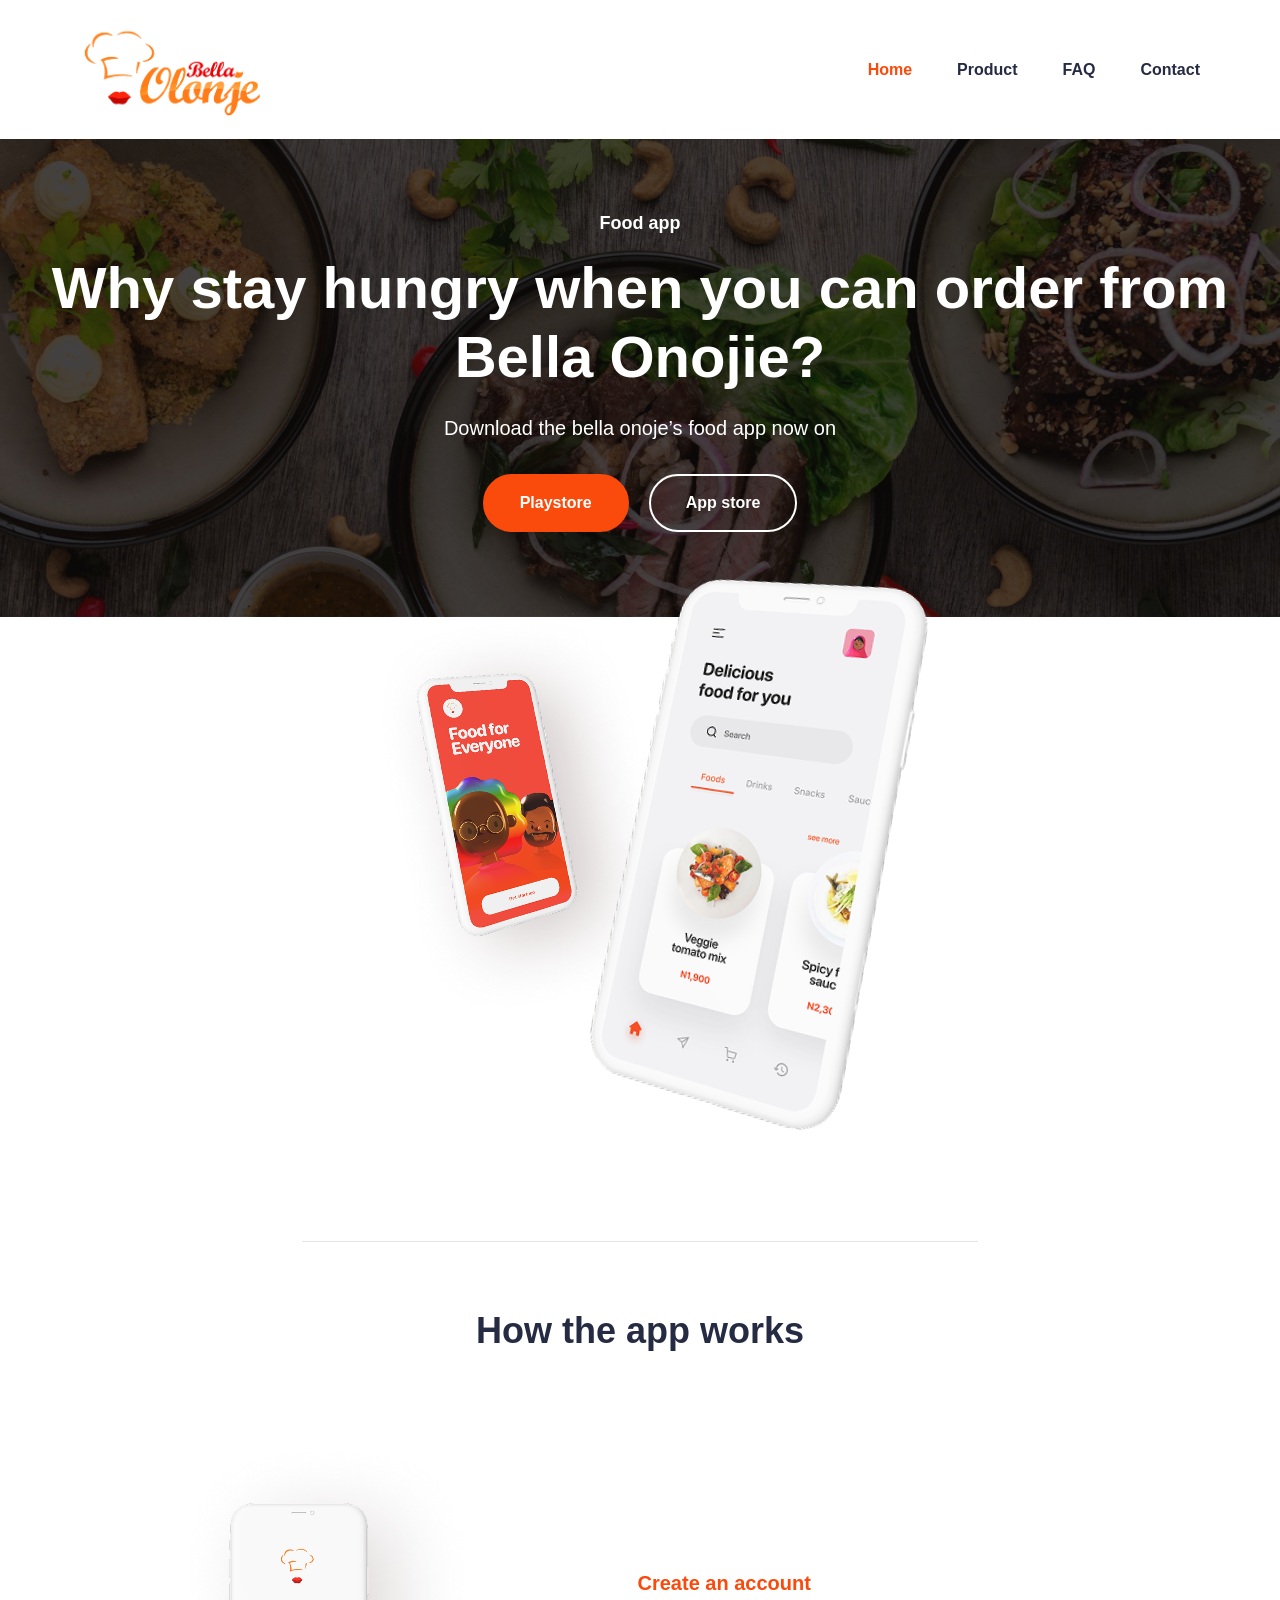
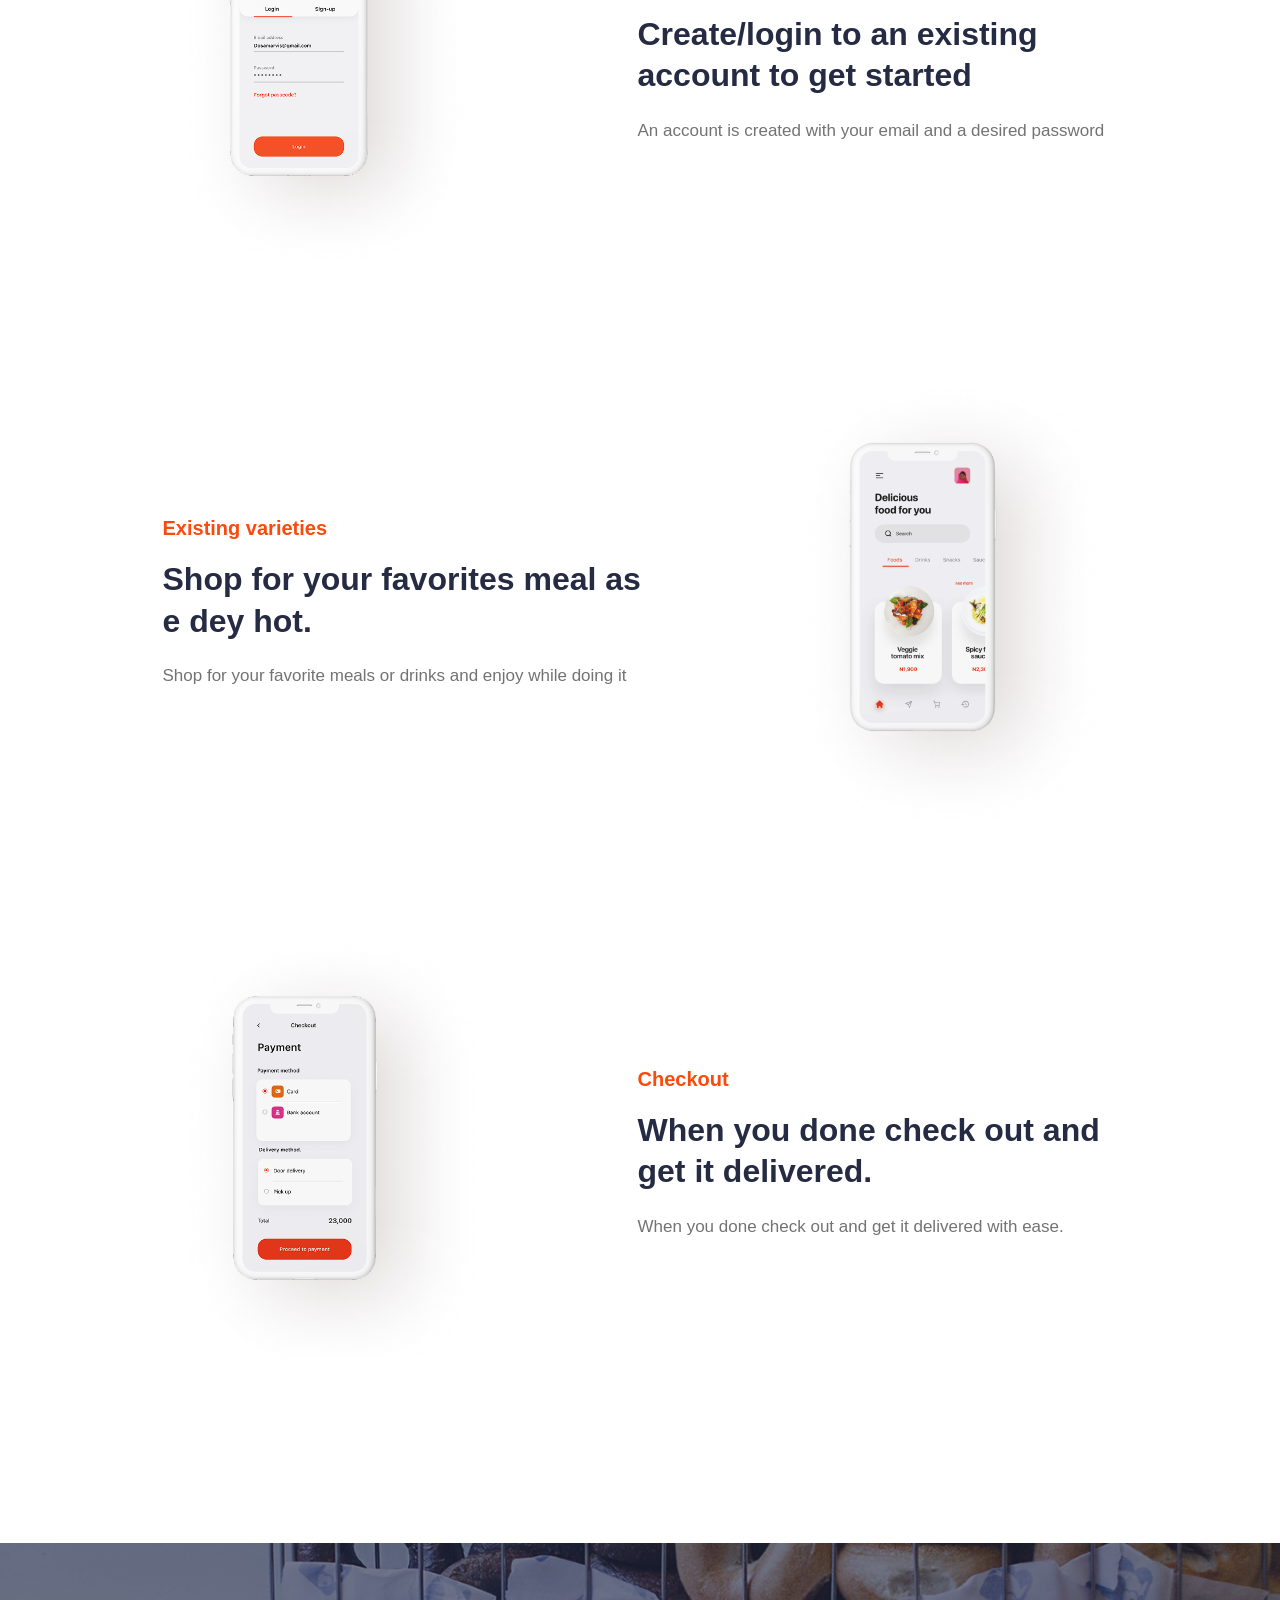
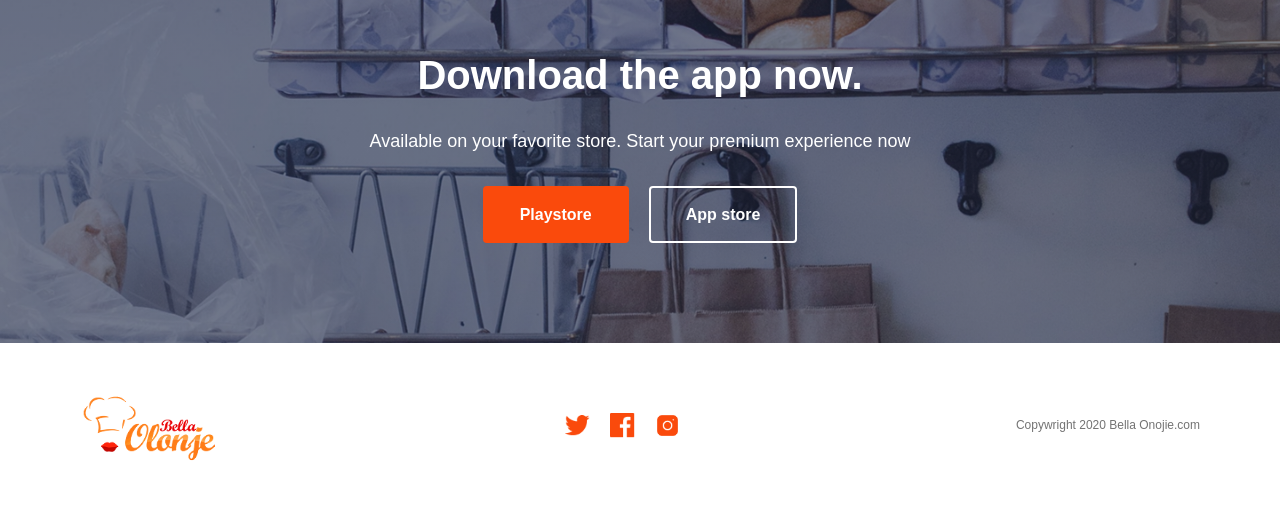
<file: index.html>
<!DOCTYPE html>
<html lang="en">
<head>
    <meta charset="UTF-8">
    <meta name="viewport" content="width=device-width, initial-scale=1.0">
    <link rel="stylesheet" href="./styles/style.css">
    <title>Bella Onojie Food App</title>
</head>
<body>

    <!-- Skip link helps keyboard users navigate directly to the main content -->
    <a href="#main-content" class="skip-link">Skip to main content</a>

    <!-- HEADER AND NAV SECTION-->
    <header>

        <nav aria-label="Main navigation">

            <a class="header-logo" href="index.html"><img src="./images/Bella-olonje-logo.png" alt="Bella Onojie logo" width="200"></a>
                <!--I used this code to display the logo on the top left of the homepage-->
            <ul>
                <!--I used this code to list the navigation bar items-->
                <li>
                    <a href="index.html" aria-current="page">Home</a>
                </li>

                <li>
                    <a href="index.html#how-it-works">Product</a>
                </li>

                <li>
                    <a href="faq.html">FAQ</a>
                </li>

                <li>
                    <a href="contact.html">Contact</a>
                </li>
            </ul>
       </nav>
    </header>
    
    <!-- MAIN CONTENT -->
    <main id="main-content">

        <!-- HEADER HERO SECTION-->
            <section class="header-hero">

                <!-- Main heading and introduction -->
                <div class="header-hero-content">

                    <p class="header-hero-label">Food app</p>

                    <h1>
                        Why stay hungry when you can order from Bella Onojie?
                    </h1>

                    <p>
                        Download the bella onoje’s food app now on
                    </p>
                
                    <!-- App download links -->
                    <div class="header-hero-buttons">
                        <a href="https://play.google.com/store/apps?hl=fr_CA" class="btn btn-primary">
                            Playstore
                        </a>

                        <a href="https://apps.apple.com/ca/mac/discover" class="btn btn-secondary">
                            App store
                        </a>
                    </div>
                </div>

                <!-- App preview images -->
                <div class="hero-phone-screen-images">
                    <img class="phone-screen-one" src="./images/phone-image-1.png" alt="Bella Onojie app welcome screen">
                    <img class="phone-screen-two" src="./images/phone-image-2.png" alt="Bella Onojie app showing available meals">
                </div>

            </section>

            <!-- HOW THE APP WORKS SECTION -->
             <section id="how-it-works">

                <h2>How the app works</h2>

                <!--Step 1 Section: Account creation-->
                <article class="app-step">

                    <img src="./images/phone-image-5(account).png" alt="Account login screen">
                    
                    <div class="step-content">

                        <p class="step-label">Create an account</p>

                        <h3>Create/login to an existing account to get started</h3>

                        <p>An account is created with your email and a desired password</p>

                    </div>

                </article>

                <!--Step 2 Section: Existing varieties-->
                <article class="app-step">

                    <img src="./images/phone-image-4 (app).png" alt="Variety of food screen">
                    
                    <div class="step-content">

                        <p class="step-label">Existing varieties</p>

                        <h3>Shop for your favorites meal as e dey hot.</h3>

                        <p>Shop for your favorite meals or drinks and enjoy while doing it</p>

                    </div>

                </article>

                <!--Step 3 Section: Checkout-->
                <article class="app-step">

                    <img src="./images/phone-image-3 (checkout).png" alt="Check out screen">
                    
                    <div class="step-content">

                        <p class="step-label">Checkout</p>

                        <h3>When you done check out and get it delivered.</h3>

                        <p>When you done check out and get it delivered with ease.</p>

                    </div>

                </article>
             </section>

            <!--DOWNLOAD THE APP SECTION-->
            <section class="footer-hero-section" id="download">

                <div class="download-content">

                    <h2>Download the app now.</h2>

                    <p>Available on your favorite store. Start your premium experience now</p>

                </div>

                <!--Download buttons-->
                <div class="download-buttons">
                    <a href="https://play.google.com/store/apps?hl=fr_CA" class="btn btn-primary">Playstore</a>
                    <a href="https://apps.apple.com/ca/mac/discover" class="btn btn-secondary">App store</a>
                </div>

            </section>
    </main>

    <!--FOOTER-->
    <footer class="site-footer">

        <!--Brand logo-->
        <a class="footer-logo" href="index.html"><img src="./images/Bella-olonje-logo.png" alt="Bella Onojie logo" width="150"></a>

        <!--Social Media links-->
        <div class="social-links">

            <a href="https://x.com" aria-label="Follow Bella Onojie on Twitter">
                <img src="./images/twitter.png" alt="Twitter logo" width="25"></a>

            <a href="https://facebook.com" aria-label="Follow Bella Onojie on Facebook">
                <img src="./images/facebook.png" alt="Facebook logo" width="25">
            </a>

            <a href="https://instagram.com" aria-label="Follow Bella Onojie on Instagram">
                <img src="./images/instagram.png" alt="Instagram logo" width="25">
            </a>

        </div>

        <!--Copyright information-->
        <p class="copyright">Copywright 2020 Bella Onojie.com</p>

    </footer>
</body>
</html>
</file>
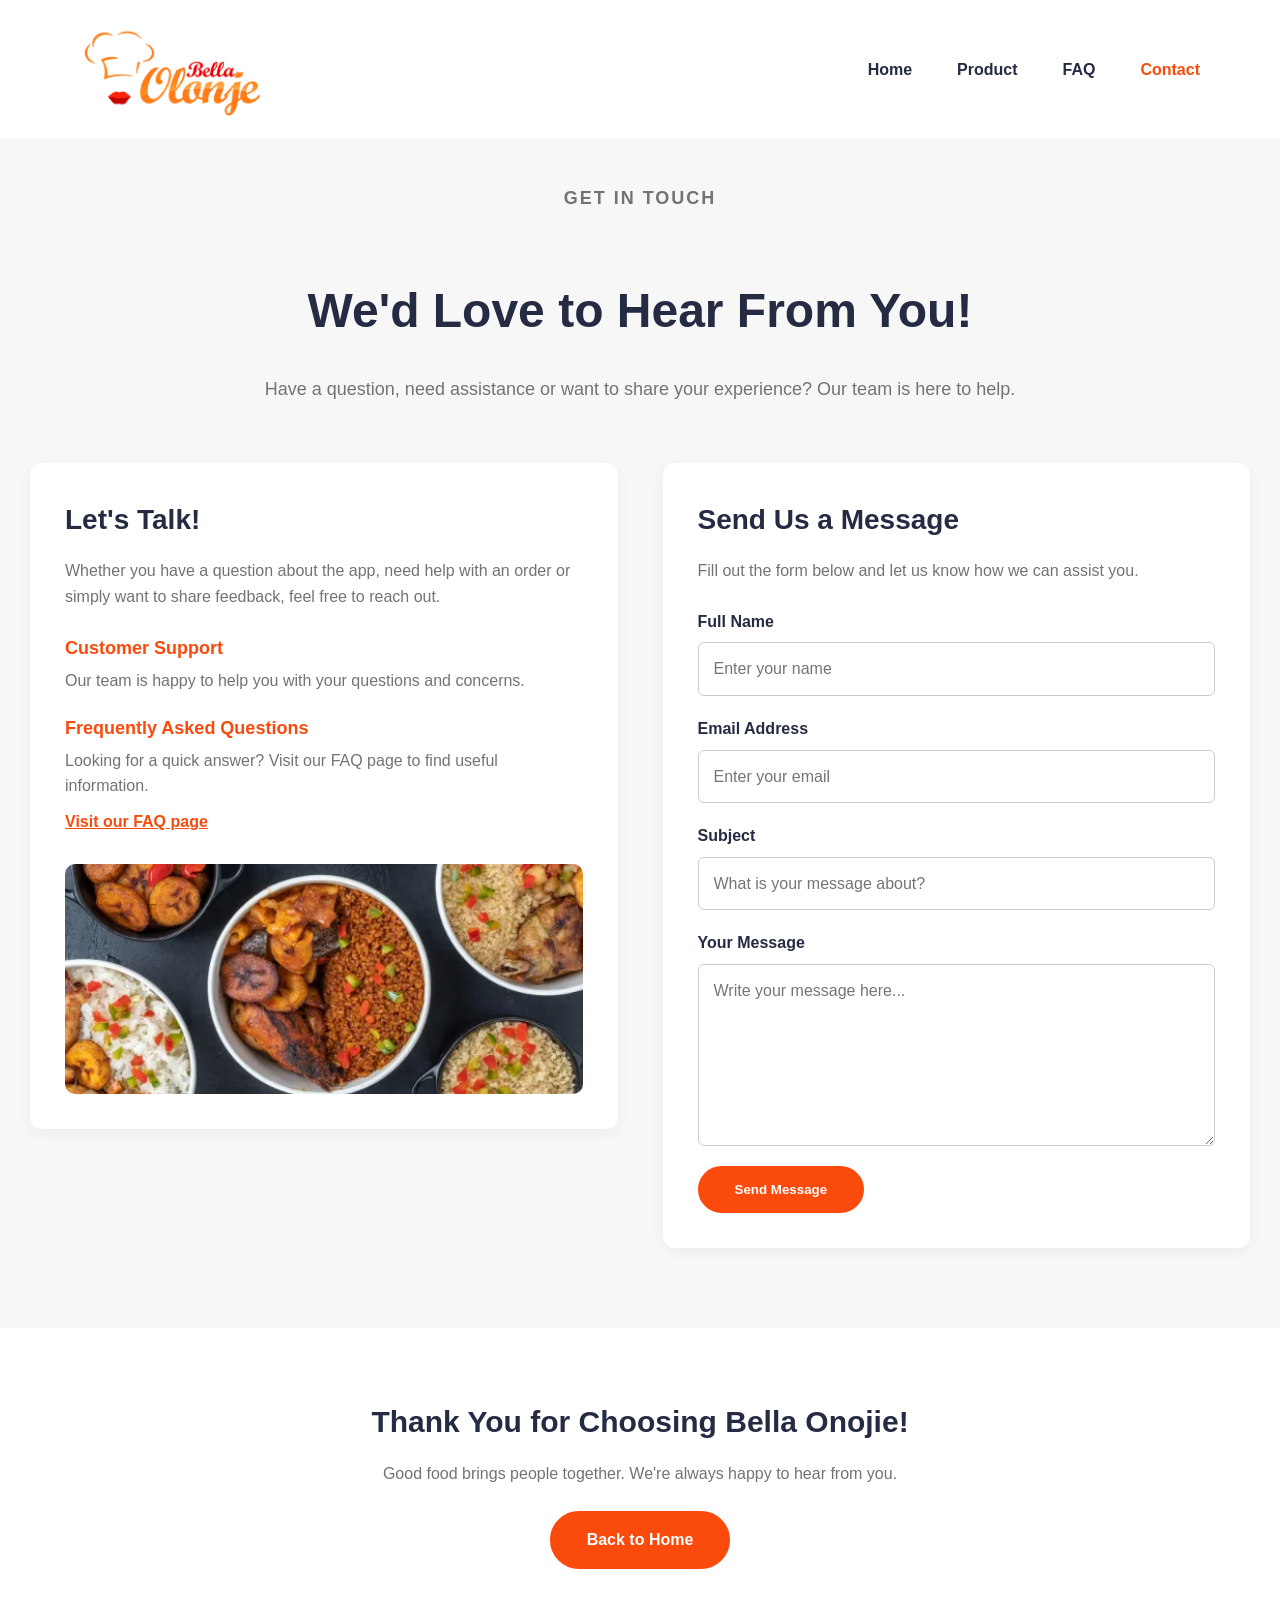
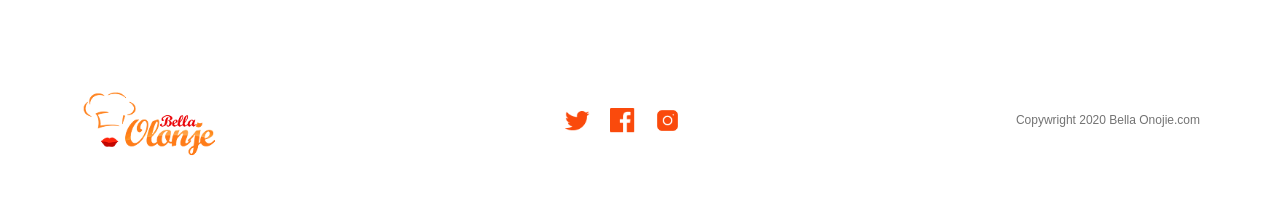
<file: contact.html>
<!DOCTYPE html>
<html lang="en">
<head>
    <meta charset="UTF-8">
    <meta name="viewport" content="width=device-width, initial-scale=1.0">
    <link rel="stylesheet" href="./styles/style.css">
    <title>Contact us-Bella Onojie Food App</title>
</head>
<body>

     <!--Skip link for keyboard accessibility-->
    <a href="#main-content" class="skip-link">Skip to main content</a>

    <!--HEADER AND NAV SECTION-->
    <header>

        <nav aria-label="Main navigation">

            <a class="header-logo" href="index.html"><img src="./images/Bella-olonje-logo.png" alt="Bella Onojie logo" width="200"></a>
            <ul>
                <li>
                    <a href="index.html">Home</a>
                </li>

                <li>
                    <a href="index.html#how-it-works">Product</a>
                </li>

                <li>
                    <a href="faq.html">FAQ</a>
                </li>

                <li>
                    <a href="contact.html" aria-current="page">Contact</a>
                </li>
            </ul>
       </nav>
    </header>

    <!--MAIN CONTENT-->
    <main id="main-content">

         <!--CONTACT HERO SECTION-->
        <section class="contact-hero">

            <p class="section-label">GET IN TOUCH</p>

            <h1>We'd Love to Hear From You!</h1>

            <p>
                Have a question, need assistance or want to
                share your experience? Our team is here to help.
            </p>

            <!-- CONTACT INFORMATION -->
            <div class="contact-info">

                <h2>Let's Talk!</h2>

                <p>
                    Whether you have a question about the app,
                    need help with an order or simply want to
                    share feedback, feel free to reach out.
                </p>

                <div class="contact-details">

                    <h3>Customer Support</h3>

                    <p>
                        Our team is happy to help you with
                        your questions and concerns.
                    </p>

                    <h3>Frequently Asked Questions</h3>

                    <p>
                        Looking for a quick answer?
                        Visit our FAQ page to find useful information.
                    </p>

                    <a href="faq.html">Visit our FAQ page</a>

                </div>

                <!-- Decorative food image -->
                <img src="./images/food-picture.webp" alt="A delicious meal ready to enjoy" width="400">
                
            </div>

            <!-- CONTACT FORM -->
                <!-- Form for users who want to send us a message -->
            <div class="contact-form-container">

                <h2>Send Us a Message</h2>

                <p>
                    Fill out the form below and let us know
                    how we can assist you.
                </p>
                
                <form action="#" method="post">
                    <!-- User information and message fields -->

                    <!-- Name field -->
                    <div class="form-group">

                        <label for="full-name">Full Name</label>

                        <input
                            type="text"
                            id="full-name"
                            name="full-name"
                            placeholder="Enter your name"
                            autocomplete="name"
                            required
                        >

                    </div>

                    <!-- Email field -->
                    <div class="form-group">

                        <label for="email">Email Address</label>

                        <input
                            type="email"
                            id="email"
                            name="email"
                            placeholder="Enter your email"
                            autocomplete="email"
                            required
                        >

                    </div>

                    <!-- Subject field -->
                    <div class="form-group">

                        <label for="subject">Subject</label>

                        <input
                            type="text"
                            id="subject"
                            name="subject"
                            placeholder="What is your message about?"
                            required
                        >

                    </div>

                    <!-- Message field -->
                    <div class="form-group">

                        <label for="message">Your Message</label>

                        <textarea
                            id="message"
                            name="message"
                            rows="6"
                            placeholder="Write your message here..."
                            required
                        ></textarea>

                    </div>

                    <!-- Submit button -->
                    <button type="submit" class="btn btn-primary">
                        Send Message
                    </button>

                </form>

            </div>
        </section>

        <!-- BOTTOM CALL TO ACTION -->
        <section class="contact-cta">

            <h2>Thank You for Choosing Bella Onojie!</h2>

            <p>
                Good food brings people together.
                We're always happy to hear from you.
            </p>

            <a href="index.html" class="btn btn-primary">
                Back to Home
            </a>

        </section>

    </main>

    <!--FOOTER-->
    <footer class="site-footer">

        <!--Brand logo-->
        <a class="footer-logo" href="index.html"><img src="./images/Bella-olonje-logo.png" alt="Bella Onojie logo" width="150"></a>

        <!--Social Media links-->
        <div class="social-links">

            <a href="https://x.com" aria-label="Follow Bella Onojie on Twitter">
                <img src="./images/twitter.png" alt="Twitter logo" width="25"></a>

            <a href="https://facebook.com" aria-label="Follow Bella Onojie on Facebook">
                <img src="./images/facebook.png" alt="Facebook logo" width="25">
            </a>

            <a href="https://instagram.com" aria-label="Follow Bella Onojie on Instagram">
                <img src="./images/instagram.png" alt="Instagram logo" width="25">
            </a>

        </div>

        <!--Copyright information-->
        <p class="copyright">Copywright 2020 Bella Onojie.com</p>
        
    </footer>
</body>
</html>
</file>
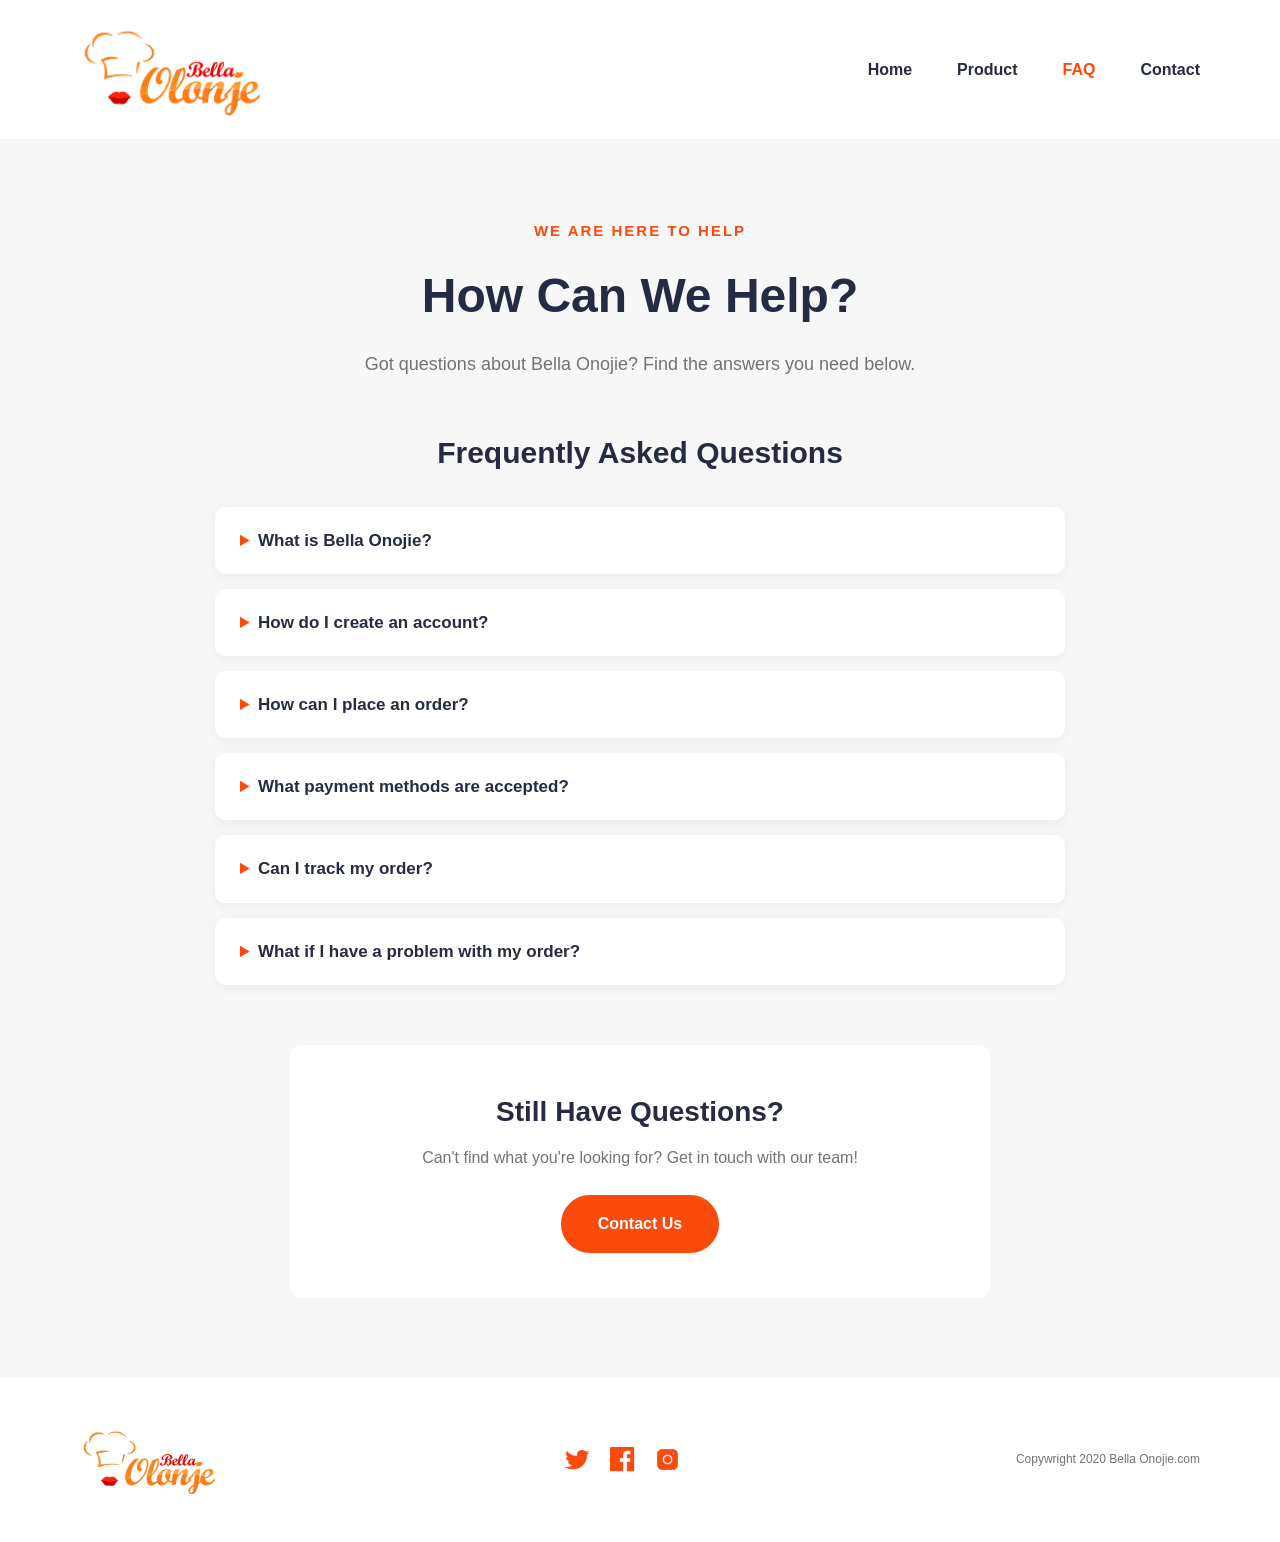
<file: faq.html>
<!DOCTYPE html>
<html lang="en">
<head>
    <meta charset="UTF-8">
    <meta name="viewport" content="width=device-width, initial-scale=1.0">
    <link rel="stylesheet" href="./styles/style.css">
    <title>FAQ-Bella Onojie Food App</title>
</head>
<body>

    <!-- HEADER AND NAV SECTION-->
    <header>

        <nav aria-label="Main navigation">

            <a class="header-logo" href="index.html"><img src="./images/Bella-olonje-logo.png" alt="Bella Onojie logo" width="200"></a>
            <ul>
                <li>
                    <a href="index.html">Home</a>
                </li>

                <li>
                    <a href="index.html#how-it-works">Product</a>
                </li>

                <li>
                    <a href="faq.html" aria-current="page">FAQ</a>
                </li>

                <li>
                    <a href="contact.html">Contact</a>
                </li>
            </ul>
       </nav>
    </header>

       <!-- MAIN CONTENT -->
    <main id="main-content">

        <!-- FAQ HERO SECTION -->
        <section class="faq-hero">

            <p class="section-label">WE ARE HERE TO HELP</p>

            <h1>How Can We Help?</h1>

            <p>Got questions about Bella Onojie? Find the answers you need below.</p>

            <!-- FREQUENTLY ASKED QUESTIONS -->
            <section class="faq-section">

                <h2>Frequently Asked Questions</h2>

                <!-- Question 1 -->
                <details class="faq-item">
                    <summary>What is Bella Onojie?</summary>

                    <p>
                        Bella Onojie is a food ordering app designed
                        to make discovering and ordering your
                        favourite meals simple and convenient.
                    </p>
                </details>

                <!-- Question 2 -->
                <details class="faq-item">
                    <summary>How do I create an account?</summary>

                    <p>
                        Open the app, select the sign-up option
                        and enter your email address and password
                        to create your account.
                    </p>
                </details>

                <!-- Question 3 -->
                <details class="faq-item">
                    <summary>How can I place an order?</summary>

                    <p>
                        Browse the available meals, choose your
                        favourites, add them to your cart and
                        proceed to checkout.
                    </p>
                </details>

                <!-- Question 4 -->
                <details class="faq-item">
                    <summary>What payment methods are accepted?</summary>

                    <p>
                        Available payment methods will be displayed
                        during checkout. You can select your
                        preferred option before confirming your order.
                    </p>
                </details>

                <!-- Question 5 -->
                <details class="faq-item">
                    <summary>Can I track my order?</summary>

                    <p>
                        Check the order status through the app
                        whenever tracking information is available.
                    </p>
                </details>

                <!-- Question 6 -->
                <details class="faq-item">
                    <summary>What if I have a problem with my order?</summary>

                    <p>
                        If you experience any issues, visit our
                        Contact page and send our team a message.
                        We will be happy to assist you.
                    </p>
                </details>
            </section>

             <!-- CONTACT CALL TO ACTION -->
            <section class="faq-contact">

                <h2>Still Have Questions?</h2>

                <p>
                    Can't find what you're looking for?
                    Get in touch with our team!
                </p>

                <a href="contact.html" class="btn btn-primary">
                    Contact Us
                </a>

            </section>

        </section>
    </main>

    <!--FOOTER-->
    <footer class="site-footer">

        <!--Brand logo-->
        <a class="footer-logo" href="index.html"><img src="./images/Bella-olonje-logo.png" alt="Bella Onojie logo" width="150"></a>

        <!--Social Media links-->
        <div class="social-links">

            <a href="https://x.com" aria-label="Follow Bella Onojie on Twitter">
                <img src="./images/twitter.png" alt="Twitter logo" width="25"></a>

            <a href="https://facebook.com" aria-label="Follow Bella Onojie on Facebook">
                <img src="./images/facebook.png" alt="Facebook logo" width="25">
            </a>

            <a href="https://instagram.com" aria-label="Follow Bella Onojie on Instagram">
                <img src="./images/instagram.png" alt="Instagram logo" width="25">
            </a>

        </div>

        <!--Copyright information-->
        <p class="copyright">Copywright 2020 Bella Onojie.com</p>
        
    </footer>
    
</body>
</html>
</file>
<file: styles/style.css>
/***************************
  1. GLOBAL STYLES
***************************/

/* Reset default browser spacing and sizing */
* {
    margin: 0;
    padding: 0;
    box-sizing: border-box;
}

/* Main colours */
:root {
    --primary-color: #FA4A0C;
    --dark-color: #252B42;
    --text-color: #737373;
    --light-color: #FFFFFF;
    --background-color: #F7F7F7;
}

/* Default page appearance */
body {
    font-family: Arial, Helvetica, sans-serif;
    color: var(--dark-color);
    background-color: var(--light-color);
    line-height: 1.6;
}

img {
    max-width: 100%;
    height: auto;
    display: block;
}

a {
    text-decoration: none;
}

ul {
    list-style: none;
}

/* Keyboard accessibility */
a:focus-visible,
button:focus-visible,
input:focus-visible,
textarea:focus-visible,
summary:focus-visible {
    outline: 3px solid var(--primary-color);
    outline-offset: 4px;
}

/* Skip link */
.skip-link {
    position: absolute;
    top: -100px;
    left: 10px;
    background-color: var(--dark-color);
    color: var(--light-color);
    padding: 12px 18px;
    z-index: 1000;
}

.skip-link:focus {
    top: 10px;
}


/***************************
  2. HEADER AND NAVIGATION
***************************/

header {
    width: 100%;
    background-color: var(--light-color);
}

nav {
    max-width: 1200px;
    margin: 0 auto;
    padding: 20px 40px;
    display: flex;
    align-items: center;
    justify-content: space-between;
}

.header-logo img {
    width: 200px;
}

nav ul {
    display: flex;
    align-items: center;
    gap: 45px;
}

nav ul a {
    color: var(--dark-color);
    font-size: 16px;
    font-weight: 600;
    transition: color 0.3s ease;
}

nav ul a:hover,
nav ul a[aria-current="page"] {
    color: var(--primary-color);
}


/***************************
  3. REUSABLE BUTTONS
***************************/

.btn {
    display: inline-block;
    padding: 14px 35px;
    border-radius: 30px;
    font-weight: 700;
    text-align: center;
    transition: transform 0.3s ease,
                background-color 0.3s ease;
}

.btn:hover {
    transform: translateY(-3px);
}

.btn-primary {
    background-color: var(--primary-color);
    color: var(--light-color);
    border: 2px solid var(--primary-color);
}

.btn-primary:hover {
    background-color: #D93C08;
}

.btn-secondary {
    background-color: transparent;
    color: var(--light-color);
    border: 2px solid var(--light-color);
}


/***************************
  4. HOMEPAGE HERO SECTION
***************************/

/* Homepage hero banner */
.header-hero {
    color: var(--light-color);
    text-align: center;
    overflow: hidden;
    padding: 0 20px 40px;
    background-color: var(--light-color);
}

.header-hero-content {
    width: calc(100% + 40px);
    max-width: none;
    margin: 0 -20px;
    padding: 70px 20px 85px;

    background-image:
        linear-gradient(rgba(0, 0, 0, 0.35), rgba(0, 0, 0, 0.35)),
        url("../images/header-hero-banner.png");
    background-size: cover;
    background-position: center;
    background-repeat: no-repeat;

    animation: fadeUp 1s ease both;
}

.header-hero-label {
    font-size: 18px;
    font-weight: 600;
    margin-bottom: 15px;
}

.header-hero h1 {
    font-size: clamp(36px, 5vw, 58px);
    line-height: 1.2;
    margin-bottom: 20px;
}

.header-hero-content > p:not(.header-hero-label) {
    font-size: 20px;
    margin-bottom: 30px;
}

.header-hero-buttons {
    display: flex;
    justify-content: center;
    gap: 20px;
    flex-wrap: wrap;
}

/* Phone images container */
.hero-phone-screen-images {
    display: flex;
    justify-content: center;
    align-items: flex-start;
    gap: 0;
    margin: -55px auto 0;
    position: relative;
    z-index: 2;
}

/* First phone - left side */
.phone-screen-one {
    width: 300px;
    height: auto;
    margin-right: -65px;
    transform: rotate(-8deg);
    position: relative;
    top: 25px;
    z-index: 1;
    animation: floatPhone 3s ease-in-out infinite;
}

/* Second phone - right side */
.phone-screen-two {
    width: 300px;
    height: auto;
    transform: rotate(8deg);
    position: relative;
    top: 0;
    z-index: 2;
    animation: floatPhone 3s ease-in-out infinite;
    animation-delay: 0.5s;
}

/* Divider before the app steps */
#how-it-works::before {
    content: "";
    display: block;
    width: 65%;
    height: 1px;
    background-color: #E5E5E5;
    margin: 0 auto 60px;
}

/***************************
  5. HOW THE APP WORKS
***************************/

#how-it-works {
    padding: 80px 30px;
    max-width: 1100px;
    margin: 0 auto;
}

#how-it-works > h2 {
    font-size: 36px;
    text-align: center;
    margin-bottom: 70px;
}

.app-step {
    display: flex;
    align-items: center;
    justify-content: space-around;
    gap: 60px;
    margin-bottom: 80px;
}

.app-step:nth-of-type(even) {
    flex-direction: row-reverse;
}

/* Images used to show each step of the app */
.app-step > img {
    width: 330px;
    max-width: 100%;
    height: auto;
    flex: 0 0 330px;
}

.step-content {
    max-width: 480px;
}

.step-label {
    color: var(--primary-color);
    font-size: 20px;
    font-weight: 700;
    margin-bottom: 15px;
}

.step-content h3 {
    font-size: 32px;
    line-height: 1.3;
    margin-bottom: 20px;
}

.step-content > p:last-child {
    color: var(--text-color);
    font-size: 17px;
}


/* Download section with background image */
.footer-hero-section {
    background-image:
        linear-gradient(rgba(37, 43, 66, 0.35), rgba(37, 43, 66, 0.35)),
        url("../images/footer-hero-banner.png");

    background-size: cover;
    background-position: center;
    background-repeat: no-repeat;

    color: var(--light-color);
    text-align: center;
    padding: 100px 25px;
}

.download-content {
    max-width: 750px;
    margin: 0 auto;
}

.download-content h2 {
    font-size: 40px;
    margin-bottom: 20px;
}

.download-content p {
    font-size: 18px;
    margin-bottom: 30px;
}

/* Square buttons in the footer only */
.download-buttons {
    display: flex;
    justify-content: center;
    gap: 20px;
    flex-wrap: wrap;
}

.download-buttons .btn {
    border-radius: 4px;
}

/***************************
  7. FAQ PAGE
***************************/

.faq-hero {
    background-color: var(--background-color);
    text-align: center;
    padding: 80px 20px;
}

.section-label {
    color: var(--primary-color);
    font-size: 15px;
    font-weight: 700;
    letter-spacing: 2px;
    margin-bottom: 15px;
}

.faq-hero > h1,
.contact-hero > h1 {
    font-size: clamp(32px, 5vw, 48px);
    margin-bottom: 15px;
}

.faq-hero > p:not(.section-label) {
    color: var(--text-color);
    font-size: 18px;
    margin-bottom: 50px;
}

.faq-section {
    max-width: 850px;
    margin: 0 auto 60px;
}

.faq-section h2 {
    font-size: 30px;
    margin-bottom: 30px;
}

.faq-item {
    background-color: var(--light-color);
    text-align: left;
    margin-bottom: 15px;
    padding: 20px 25px;
    border-radius: 10px;
    box-shadow: 0 3px 12px rgba(0, 0, 0, 0.05);
}

.faq-item summary {
    cursor: pointer;
    font-size: 17px;
    font-weight: 700;
    color: var(--dark-color);
}

.faq-item summary::marker {
    color: var(--primary-color);
}

.faq-item p {
    color: var(--text-color);
    margin-top: 15px;
    max-width: 700px;
}

.faq-contact {
    max-width: 700px;
    margin: 0 auto;
    padding: 45px 25px;
    background-color: var(--light-color);
    border-radius: 12px;
}

.faq-contact h2 {
    font-size: 28px;
    margin-bottom: 10px;
}

.faq-contact p {
    color: var(--text-color);
    margin-bottom: 25px;
}


/***************************
  8. CONTACT PAGE
***************************/

.contact-hero {
    background-color: var(--background-color);
    padding: 80px 30px;
    display: grid;
    grid-template-columns: 1fr 1fr;
    gap: 45px;
    align-items: start;
}

/* Keep the introduction across both columns */
.contact-hero > .section-label,
.contact-hero > h1,
.contact-hero > p {
    grid-column: 1 / -1;
    text-align: center;
}

.contact-hero > p {
    color: var(--text-color);
    font-size: 18px;
    margin-top: -35px;
    margin-bottom: 15px;
}

.contact-info,
.contact-form-container {
    background-color: var(--light-color);
    padding: 35px;
    border-radius: 12px;
    box-shadow: 0 3px 15px rgba(0, 0, 0, 0.05);
}

.contact-info h2,
.contact-form-container h2 {
    font-size: 28px;
    margin-bottom: 15px;
}

.contact-info > p,
.contact-form-container > p {
    color: var(--text-color);
    margin-bottom: 25px;
}

.contact-details h3 {
    color: var(--primary-color);
    font-size: 18px;
    margin-top: 20px;
    margin-bottom: 5px;
}

.contact-details p {
    color: var(--text-color);
}

.contact-details a {
    display: inline-block;
    color: var(--primary-color);
    font-weight: 700;
    margin-top: 10px;
    text-decoration: underline;
}

.contact-info > img {
    width: 100%;
    max-height: 230px;
    object-fit: cover;
    border-radius: 10px;
    margin-top: 30px;
}

/* Contact form */
.form-group {
    display: flex;
    flex-direction: column;
    margin-bottom: 20px;
}

.form-group label {
    font-weight: 700;
    margin-bottom: 8px;
}

.form-group input,
.form-group textarea {
    width: 100%;
    padding: 13px 15px;
    border: 1px solid #CCCCCC;
    border-radius: 6px;
    font: inherit;
    color: var(--dark-color);
}

.form-group textarea {
    resize: vertical;
}

.form-group input:focus,
.form-group textarea:focus {
    border-color: var(--primary-color);
}

.contact-cta {
    text-align: center;
    padding: 70px 20px;
}

.contact-cta h2 {
    font-size: 30px;
    margin-bottom: 15px;
}

.contact-cta p {
    color: var(--text-color);
    margin-bottom: 25px;
}


/***************************
  9. FOOTER
***************************/

.site-footer {
    max-width: 1200px;
    margin: 0 auto;
    padding: 45px 40px;
    display: flex;
    align-items: center;
    justify-content: space-between;
    gap: 25px;
}

.footer-logo img {
    width: 150px;
}

.social-links {
    display: flex;
    align-items: center;
    gap: 20px;
}

.social-links img {
    width: 25px;
    transition: transform 0.3s ease;
}

.social-links a:hover img {
    transform: scale(1.15);
}

.copyright {
    color: var(--text-color);
    font-size: 12px;
    text-align: right;
}


/***************************
  10. ANIMATIONS
***************************/

@keyframes fadeUp {
    from {
        opacity: 0;
        transform: translateY(25px);
    }

    to {
        opacity: 1;
        transform: translateY(0);
    }
}

@keyframes floatPhone {
    0%, 100% {
        translate: 0 0;
    }

    50% {
        translate: 0 -12px;
    }
}

/***************************
  11. RESPONSIVE DESIGN
***************************/

@media screen and (max-width: 900px) {

    nav {
        padding: 20px;
    }

    nav ul {
        gap: 20px;
    }

    .app-step {
        gap: 30px;
    }

    .app-step > img {
    width: 280px;
    flex-basis: 280px;
    }

    .step-content h3 {
        font-size: 27px;
    }

    .contact-hero {
        gap: 25px;
    }

    .contact-info,
    .contact-form-container {
        padding: 25px;
    }

    .site-footer {
        padding: 35px 20px;
    }
}

@media screen and (max-width: 600px) {

    /* Navigation */
    nav {
        flex-direction: column;
        gap: 20px;
    }

    nav ul {
        gap: 15px;
        flex-wrap: wrap;
        justify-content: center;
    }

    nav ul a {
        font-size: 14px;
    }

    .header-logo img {
        width: 160px;
    }

    /* Homepage hero */
    .header-hero {
        padding: 60px 20px 45px;
        min-height: auto;
    }

    .header-hero h1 {
        font-size: 36px;
    }

    .header-hero-content > p:not(.header-hero-label) {
        font-size: 17px;
    }

    .hero-phone-screen-images img {
        width: 45%;
    }

    /* Mobile hero adjustments */
    .header-hero-content {
        padding: 50px 20px 70px;
    }

    .hero-phone-screen-images {
        margin-top: -40px;
    }

   /* Keep both phone images the same size on mobile */
.hero-phone-screen-images img:first-child {
    width: 45%;
    margin-right: -8%;
    top: 25px;
}

.hero-phone-screen-images img:nth-child(2) {
    width: 45%;
    top: 0;
}

    /* Mobile download section */
    .footer-hero-section {
        background-image: none;
        background-color: var(--dark-color);
        padding: 65px 20px;
    }

    /* App steps */
    #how-it-works {
        padding: 55px 20px;
    }

    #how-it-works > h2 {
        font-size: 28px;
        margin-bottom: 45px;
    }

    .app-step,
    .app-step:nth-of-type(even) {
        flex-direction: column;
        text-align: center;
        gap: 25px;
        margin-bottom: 60px;
    }

    .app-step > img {
    width: 220px;
    flex-basis: 220px;
    }

    .step-content h3 {
        font-size: 25px;
    }

    .step-content > p:last-child {
        font-size: 16px;
    }

    /* Download section */
    .footer-hero-section {
        padding: 60px 20px;
    }

    .download-content h2 {
        font-size: 30px;
    }

    .download-content p {
        font-size: 16px;
    }

    /* FAQ */
    .faq-hero {
        padding: 55px 20px;
    }

    .faq-hero > p:not(.section-label) {
        font-size: 16px;
    }

    .faq-section h2 {
        font-size: 25px;
    }

    .faq-item {
        padding: 18px;
    }

    .faq-item summary {
        font-size: 15px;
    }

    /* Contact */
    .contact-hero {
        grid-template-columns: 1fr;
        padding: 55px 20px;
    }

    .contact-hero > .section-label,
    .contact-hero > h1,
    .contact-hero > p {
        grid-column: 1;
    }

    .contact-hero > p {
        margin-top: -30px;
    }

    .contact-info,
    .contact-form-container {
        padding: 25px 20px;
    }

    .contact-cta {
        padding: 55px 20px;
    }

    .contact-cta h2 {
        font-size: 25px;
    }

    /* Footer */
    .site-footer {
        flex-direction: column;
        text-align: center;
        padding: 35px 20px;
    }

    .copyright {
        text-align: center;
    }
}

/* Respect users who prefer reduced motion */
@media (prefers-reduced-motion: reduce) {
    *,
    *::before,
    *::after {
        animation-duration: 0.01ms !important;
        animation-iteration-count: 1 !important;
        scroll-behavior: auto !important;
        transition-duration: 0.01ms !important;
    }
}
</file>
